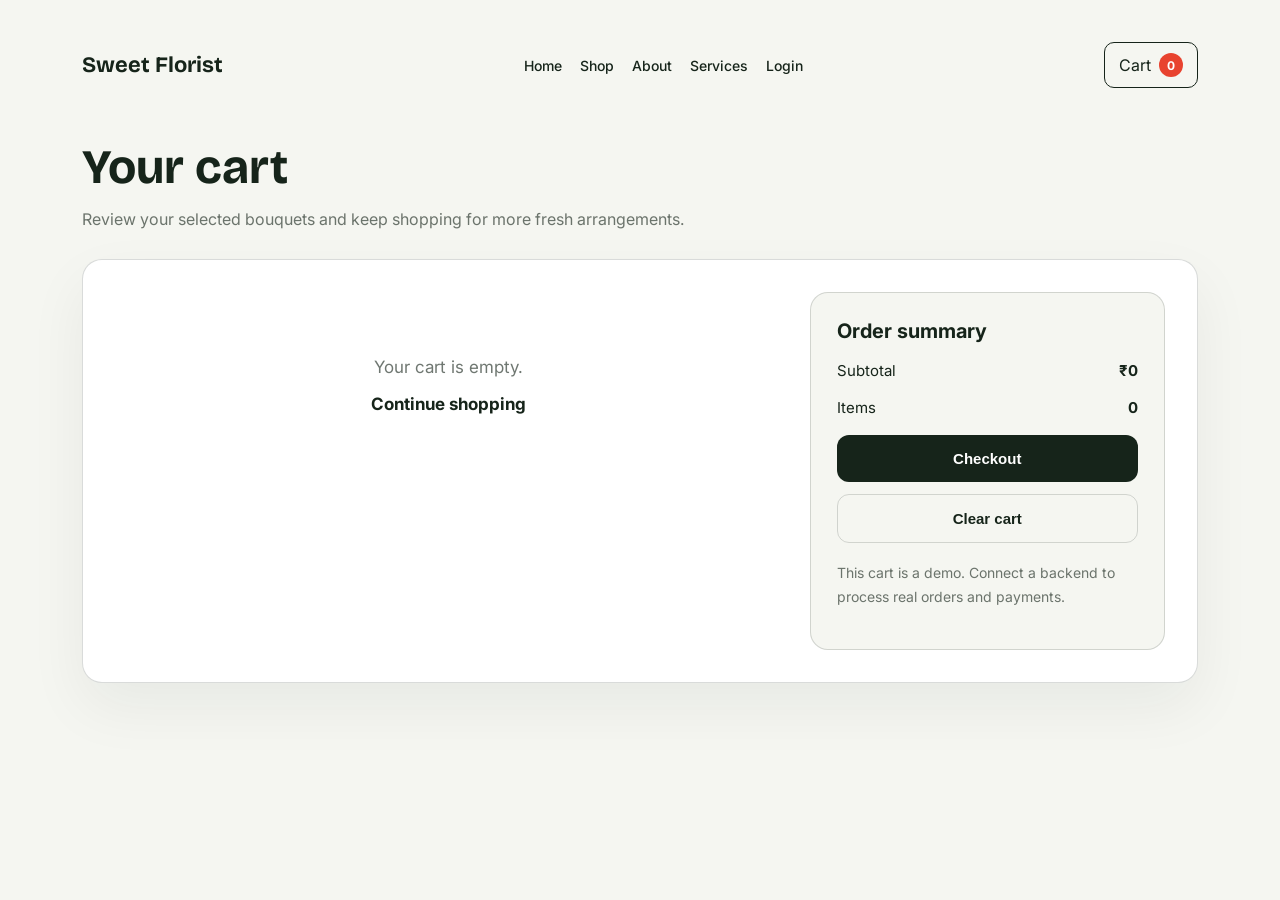
<file: cart.html>
<!DOCTYPE html>
<html lang="en">
<head>
  <meta charset="UTF-8">
  <meta name="viewport" content="width=device-width, initial-scale=1.0">
  <title>Sweet Florist — Cart</title>
  <link rel="preconnect" href="https://fonts.googleapis.com">
  <link rel="preconnect" href="https://fonts.gstatic.com" crossorigin>
  <link href="https://fonts.googleapis.com/css2?family=Bricolage+Grotesque:opsz,wght@12..96,400..800&family=Inter:wght@400;500;600&family=IBM+Plex+Mono:wght@500;600&display=swap" rel="stylesheet">
  <style>
    :root {
      --paper: #F5F6F1;
      --ink: #16241A;
      --ink-soft: rgba(22,36,26,0.62);
      --accent: #E8432F;
      --line: rgba(22,36,26,0.16);
      --white: #FFFFFF;
      --radius: 10px;
    }
    *{box-sizing:border-box;}
    body{
      margin:0;
      min-height:100vh;
      background:var(--paper);
      color:var(--ink);
      font-family:'Inter',sans-serif;
      -webkit-font-smoothing:antialiased;
    }
    a{color:inherit;text-decoration:none;}
    .wrap{max-width:1180px;margin:0 auto;padding:24px 32px 48px;}
    @media(max-width:640px){.wrap{padding:20px 18px 32px;}}
    header{padding:18px 0;}
    .nav{display:flex;align-items:center;justify-content:space-between;gap:16px;flex-wrap:wrap;}
    .logo{font-family:'Bricolage Grotesque',sans-serif;font-weight:700;font-size:22px;display:inline-flex;align-items:center;gap:8px;}
    .nav-links{display:flex;align-items:center;gap:18px;flex-wrap:wrap;}
    .nav-links a{font-size:14px;font-weight:500;color:var(--ink);position:relative;}
    .nav-links a::after{content:'';position:absolute;left:0;bottom:-2px;width:0;height:1.5px;background:var(--accent);transition:width .25s ease;}
    .nav-links a:hover::after{width:100%;}
    .cart-meta{display:inline-flex;align-items:center;gap:8px;padding:10px 14px;border:1px solid var(--ink);border-radius:var(--radius);}
    .cart-meta span{min-width:24px;height:24px;display:inline-flex;align-items:center;justify-content:center;border-radius:999px;background:var(--accent);color:var(--white);font-weight:700;font-size:12px;}
    .hero{padding:32px 0 26px;}
    .hero h1{font-family:'Bricolage Grotesque',sans-serif;font-size:clamp(32px,5vw,48px);margin:0 0 10px;}
    .hero p{margin:0;color:var(--ink-soft);line-height:1.7;max-width:680px;}
    .card{background:var(--white);border:1px solid var(--line);border-radius:20px;padding:32px;box-shadow:0 24px 60px rgba(22,36,26,0.06);}
    .cart-grid{display:grid;grid-template-columns:1.5fr 0.8fr;gap:28px;align-items:start;}
    @media(max-width:900px){.cart-grid{grid-template-columns:1fr;}}
    .cart-table{width:100%;border-collapse:separate;border-spacing:0 18px;}
    .cart-table th, .cart-table td{padding:14px 12px;text-align:left;vertical-align:middle;}
    .cart-table th{font-size:13px;font-weight:600;color:var(--ink-soft);text-transform:uppercase;letter-spacing:.08em;}
    .cart-table td{background:var(--paper);border-radius:16px;}
    .cart-table td:first-child{width:100%;}
    .item-name{font-weight:700;margin-bottom:6px;}
    .item-meta{font-size:14px;color:var(--ink-soft);}
    .item-actions{display:flex;align-items:center;gap:10px;margin-top:8px;}
    .badge{padding:4px 10px;border-radius:999px;background:rgba(232,67,47,0.1);color:var(--accent);font-size:12px;font-weight:700;}
    .qty-control{display:inline-flex;align-items:center;gap:8px;background:rgba(22,36,26,0.04);padding:6px 10px;border-radius:999px;}
    .qty-control button{border:none;background:none;color:var(--ink);font-size:18px;cursor:pointer;width:26px;height:26px;display:flex;align-items:center;justify-content:center;}
    .summary{background:var(--paper);border:1px solid var(--line);border-radius:18px;padding:26px;}
    .summary h2{font-size:20px;margin:0 0 18px;}
    .summary-row{display:flex;justify-content:space-between;align-items:center;margin-bottom:18px;font-size:15px;}
    .summary-row strong{font-weight:700;}
    .summary-note{margin-top:18px;color:var(--ink-soft);font-size:14px;line-height:1.7;}
    .btn{display:inline-flex;align-items:center;justify-content:center;width:100%;padding:15px 20px;border-radius:12px;border:none;font-size:15px;font-weight:600;cursor:pointer;transition:transform .2s ease,background .2s ease;}
    .btn-primary{background:var(--ink);color:var(--white);}
    .btn-primary:hover{background:var(--accent);transform:translateY(-1px);}
    .btn-secondary{background:transparent;color:var(--ink);border:1px solid var(--line);}
    .empty-state{padding:48px 24px;text-align:center;color:var(--ink-soft);font-size:17px;}
    .empty-state a{color:var(--ink);font-weight:700;}
  </style>
</head>
<body>
  <div class="wrap">
    <header>
      <nav class="nav">
        <a class="logo" href="index.html">Sweet Florist</a>
        <div class="nav-links">
          <a href="index.html">Home</a>
          <a href="index.html#shop">Shop</a>
          <a href="index.html#about">About</a>
          <a href="index.html#services">Services</a>
          <a href="login.html">Login</a>
        </div>
        <div class="cart-meta">Cart <span id="cartCount">0</span></div>
      </nav>
    </header>

    <section class="hero">
      <h1>Your cart</h1>
      <p>Review your selected bouquets and keep shopping for more fresh arrangements.</p>
    </section>

    <section class="card">
      <div class="cart-grid">
        <div>
          <table class="cart-table" aria-label="Cart items" id="cartTable">
            <thead>
              <tr>
                <th>Item</th>
                <th>Price</th>
              </tr>
            </thead>
            <tbody id="cartItems"></tbody>
          </table>
          <div class="empty-state" id="emptyState" style="display:none;">
            <p>Your cart is empty.</p>
            <p><a href="index.html">Continue shopping</a></p>
          </div>
        </div>

        <aside class="summary">
          <h2>Order summary</h2>
          <div class="summary-row">
            <span>Subtotal</span>
            <strong id="cartSubtotal">₹0</strong>
          </div>
          <div class="summary-row">
            <span>Items</span>
            <strong id="cartQuantity">0</strong>
          </div>
          <button class="btn btn-primary" id="checkoutBtn">Checkout</button>
          <button class="btn btn-secondary" id="clearCartBtn" style="margin-top:12px;">Clear cart</button>
          <p class="summary-note">This cart is a demo. Connect a backend to process real orders and payments.</p>
        </aside>
      </div>
    </section>
  </div>

  <script>
    const CART_KEY = 'sweetFloristCart';
    const cartCountEl = document.getElementById('cartCount');
    const cartItemsEl = document.getElementById('cartItems');
    const cartSubtotalEl = document.getElementById('cartSubtotal');
    const cartQuantityEl = document.getElementById('cartQuantity');
    const emptyStateEl = document.getElementById('emptyState');
    const checkoutBtn = document.getElementById('checkoutBtn');
    const clearCartBtn = document.getElementById('clearCartBtn');

    const formatPrice = amount => `₹${amount.toLocaleString('en-IN')}`;

    const loadCart = () => {
      try {
        return JSON.parse(localStorage.getItem(CART_KEY)) || [];
      } catch {
        return [];
      }
    };

    const saveCart = cart => {
      localStorage.setItem(CART_KEY, JSON.stringify(cart));
    };

    const updateSummary = cart => {
      const subtotal = cart.reduce((sum, item) => sum + item.price * item.quantity, 0);
      const quantity = cart.reduce((sum, item) => sum + item.quantity, 0);
      cartSubtotalEl.textContent = formatPrice(subtotal);
      cartQuantityEl.textContent = quantity;
      cartCountEl.textContent = quantity;
    };

    const renderCart = () => {
      const cart = loadCart();
      cartItemsEl.innerHTML = '';
      if (!cart.length) {
        emptyStateEl.style.display = 'block';
        document.getElementById('cartTable').style.display = 'none';
        updateSummary(cart);
        checkoutBtn.disabled = true;
        return;
      }

      emptyStateEl.style.display = 'none';
      document.getElementById('cartTable').style.display = 'table';
      checkoutBtn.disabled = false;

      cart.forEach(item => {
        const row = document.createElement('tr');
        row.innerHTML = `
          <td>
            <div class="item-name">${item.name}</div>
            <div class="item-meta">${item.quantity} × ${formatPrice(item.price)}</div>
            <div class="item-actions">
              <div class="qty-control">
                <button type="button" data-action="decrease" data-name="${item.name}">−</button>
                <span>${item.quantity}</span>
                <button type="button" data-action="increase" data-name="${item.name}">+</button>
              </div>
              <span class="badge">Remove</span>
            </div>
          </td>
          <td>${formatPrice(item.price * item.quantity)}</td>
        `;
        cartItemsEl.appendChild(row);
      });

      document.querySelectorAll('.item-actions button').forEach(button => {
        button.addEventListener('click', () => {
          const action = button.dataset.action;
          const name = button.dataset.name;
          const cart = loadCart();
          const item = cart.find(i => i.name === name);
          if (!item) return;
          if (action === 'increase') item.quantity += 1;
          if (action === 'decrease') item.quantity = Math.max(1, item.quantity - 1);
          saveCart(cart.filter(i => i.quantity > 0));
          renderCart();
        });
      });

      document.querySelectorAll('.badge').forEach(removeBtn => {
        removeBtn.addEventListener('click', () => {
          const row = removeBtn.closest('tr');
          const itemName = row.querySelector('.item-name').textContent;
          const cart = loadCart().filter(item => item.name !== itemName);
          saveCart(cart);
          renderCart();
        });
      });

      updateSummary(cart);
    };

    checkoutBtn.addEventListener('click', () => {
      window.location.href = 'checkout.html';
    });

    clearCartBtn.addEventListener('click', () => {
      saveCart([]);
      renderCart();
    });

    renderCart();
  </script>
</body>
</html>
</file>
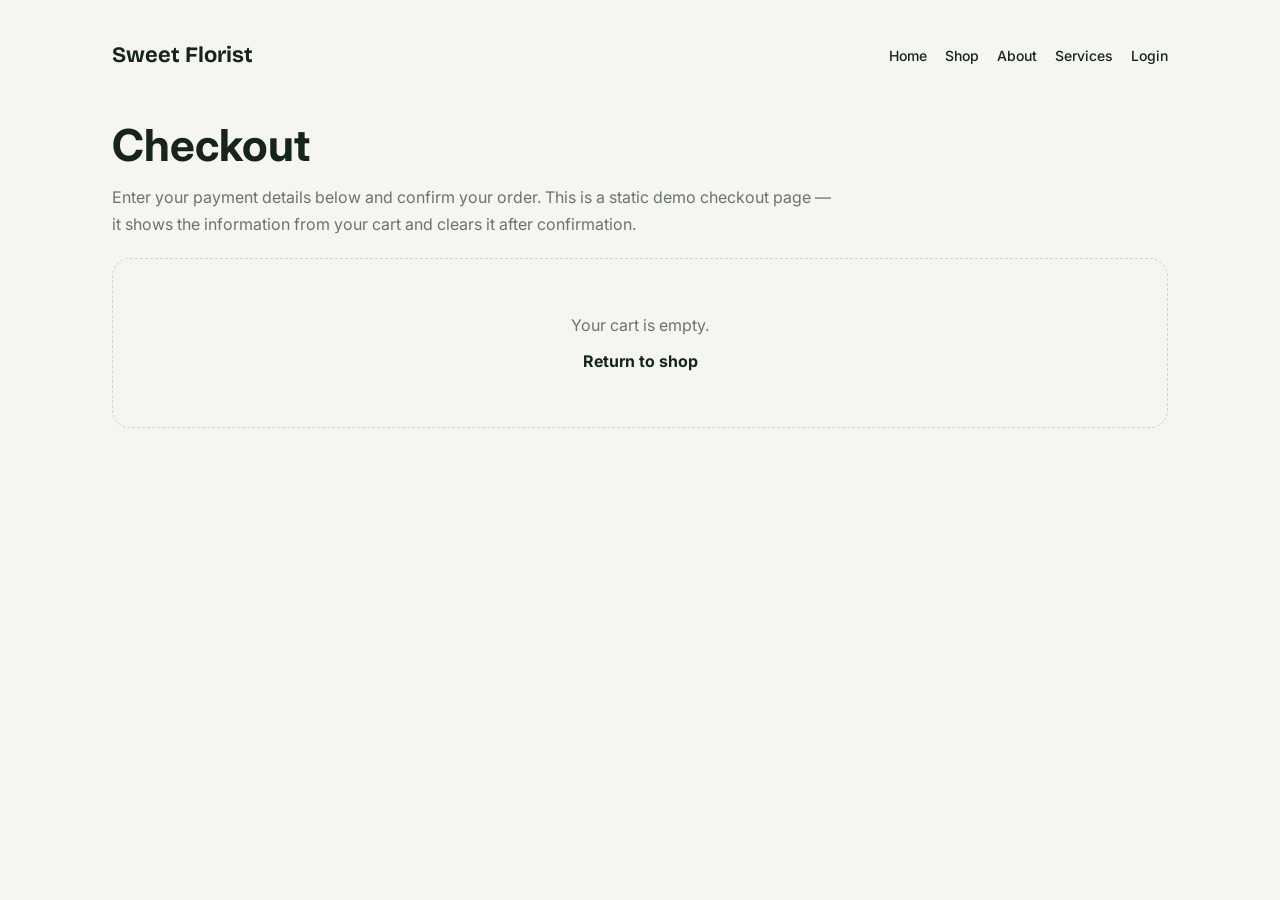
<file: checkout.html>
<!DOCTYPE html>
<html lang="en">
<head>
  <meta charset="UTF-8">
  <meta name="viewport" content="width=device-width, initial-scale=1.0">
  <title>Sweet Florist — Checkout</title>
  <link rel="preconnect" href="https://fonts.googleapis.com">
  <link rel="preconnect" href="https://fonts.gstatic.com" crossorigin>
  <link href="https://fonts.googleapis.com/css2?family=Bricolage+Grotesque:opsz,wght@12..96,400..800&family=Inter:wght@400;500;600&family=IBM+Plex+Mono:wght@500;600&display=swap" rel="stylesheet">
  <style>
    :root {
      --paper: #F5F6F1;
      --ink: #16241A;
      --ink-soft: rgba(22,36,26,0.62);
      --accent: #E8432F;
      --line: rgba(22,36,26,0.16);
      --white: #FFFFFF;
      --radius: 12px;
    }
    *{box-sizing:border-box;}
    html{scroll-behavior:smooth;}
    body{margin:0;min-height:100vh;background:var(--paper);color:var(--ink);font-family:'Inter',sans-serif;-webkit-font-smoothing:antialiased;}
    a{color:inherit;text-decoration:none;}
    .wrap{max-width:1120px;margin:0 auto;padding:24px 32px 40px;}
    @media(max-width:640px){.wrap{padding:20px 18px 32px;}}
    header{padding:18px 0;}
    .nav{display:flex;flex-wrap:wrap;align-items:center;justify-content:space-between;gap:16px;}
    .logo{font-family:'Bricolage Grotesque',sans-serif;font-weight:700;font-size:22px;display:flex;align-items:center;gap:8px;}
    .nav-links{display:flex;gap:18px;flex-wrap:wrap;align-items:center;}
    .nav-links a{font-size:14px;font-weight:500;color:var(--ink);position:relative;}
    .nav-links a::after{content:'';position:absolute;left:0;bottom:-2px;width:0;height:1.5px;background:var(--accent);transition:width .25s ease;}
    .nav-links a:hover::after{width:100%;}
    .page-head{margin:32px 0 20px;}
    .page-head h1{font-size:clamp(32px,5vw,44px);margin:0;}
    .page-head p{margin:12px 0 0;color:var(--ink-soft);line-height:1.7;max-width:720px;}
    .grid{display:grid;grid-template-columns:1.5fr 0.9fr;gap:28px;}
    @media(max-width:900px){.grid{grid-template-columns:1fr;}}
    .card{background:var(--white);border-radius:22px;padding:30px;box-shadow:0 18px 48px rgba(22,36,26,0.08);}
    .summary{background:var(--paper);border-radius:22px;padding:28px;}
    .summary h2{font-size:20px;margin-top:0;margin-bottom:20px;}
    .summary-row{display:flex;justify-content:space-between;align-items:center;margin-bottom:16px;font-size:15px;color:var(--ink-soft);}
    .summary-row strong{color:var(--ink);font-weight:700;}
    .summary-note{margin-top:20px;font-size:14px;line-height:1.7;color:var(--ink-soft);}
    .field{display:flex;flex-direction:column;gap:10px;margin-bottom:18px;}
    label{font-size:13px;font-weight:600;color:var(--ink-soft);text-transform:uppercase;letter-spacing:.06em;}
    input{width:100%;padding:14px 16px;border-radius:14px;border:1px solid var(--line);font-size:15px;background:var(--white);color:var(--ink);}
    input:focus{outline:2px solid rgba(232,67,47,0.25);outline-offset:2px;border-color:var(--accent);}
    .field-row{display:grid;grid-template-columns:1fr 1fr;gap:18px;}
    @media(max-width:640px){.field-row{grid-template-columns:1fr;}}
    .btn{display:inline-flex;align-items:center;justify-content:center;width:100%;padding:16px 20px;border-radius:14px;border:none;font-size:15px;font-weight:700;cursor:pointer;transition:transform .2s ease,background .2s ease;}
    .btn-primary{background:var(--ink);color:var(--white);}
    .btn-primary:hover{background:var(--accent);transform:translateY(-1px);}
    .btn-secondary{background:transparent;color:var(--ink);border:1px solid var(--line);}
    .empty-state{padding:40px 24px;text-align:center;color:var(--ink-soft);border:1px dashed var(--line);border-radius:18px;}
    .empty-state a{color:var(--ink);font-weight:700;}
    .order-list{display:flex;flex-direction:column;gap:16px;}
    .order-item{display:flex;justify-content:space-between;gap:12px;padding:16px 18px;border-radius:16px;background:var(--white);border:1px solid var(--line);}
    .order-item-details{display:flex;flex-direction:column;gap:6px;}
    .order-item-name{font-weight:700;}
    .order-item-meta{font-size:14px;color:var(--ink-soft);}
    .badge{background:rgba(232,67,47,0.1);color:var(--accent);padding:6px 12px;border-radius:999px;font-size:12px;font-weight:700;width:max-content;}
  </style>
</head>
<body>
  <div class="wrap">
    <header>
      <nav class="nav">
        <a class="logo" href="index.html">Sweet Florist</a>
        <div class="nav-links">
          <a href="index.html">Home</a>
          <a href="index.html#shop">Shop</a>
          <a href="index.html#about">About</a>
          <a href="index.html#services">Services</a>
          <a href="login.html">Login</a>
        </div>
      </nav>
    </header>

    <section class="page-head">
      <h1>Checkout</h1>
      <p>Enter your payment details below and confirm your order. This is a static demo checkout page — it shows the information from your cart and clears it after confirmation.</p>
    </section>

    <div class="grid">
      <div class="card">
        <h2>Payment details</h2>
        <form id="paymentForm">
          <div class="field">
            <label for="fullName">Full name</label>
            <input id="fullName" name="fullName" type="text" placeholder="Name on card" required>
          </div>
          <div class="field">
            <label for="email">Email</label>
            <input id="email" name="email" type="email" placeholder="you@example.com" required>
          </div>
          <div class="field">
            <label for="cardNumber">Card number</label>
            <input id="cardNumber" name="cardNumber" type="text" inputmode="numeric" placeholder="1234 5678 9012 3456" required>
          </div>
          <div class="field-row">
            <div class="field">
              <label for="expiry">Expiry date</label>
              <input id="expiry" name="expiry" type="text" placeholder="MM / YY" required>
            </div>
            <div class="field">
              <label for="cvc">CVC</label>
              <input id="cvc" name="cvc" type="text" inputmode="numeric" placeholder="123" required>
            </div>
          </div>
          <button type="submit" class="btn btn-primary">Pay now</button>
        </form>
      </div>

      <aside class="summary">
        <h2>Order summary</h2>
        <div id="orderContainer" class="order-list"></div>
        <div class="summary-row">
          <span>Total</span>
          <strong id="orderTotal">₹0</strong>
        </div>
        <p class="summary-note">Review your items, then complete the details above. Your cart will be cleared after confirmation.</p>
      </aside>
    </div>

    <div id="emptyState" class="empty-state" style="display:none;">
      <p>Your cart is empty.</p>
      <p><a href="index.html">Return to shop</a></p>
    </div>
  </div>

  <script>
    const CART_KEY = 'sweetFloristCart';
    const orderContainer = document.getElementById('orderContainer');
    const orderTotal = document.getElementById('orderTotal');
    const emptyState = document.getElementById('emptyState');
    const paymentForm = document.getElementById('paymentForm');

    const formatPrice = amount => `₹${amount.toLocaleString('en-IN')}`;

    const loadCart = () => {
      try {
        return JSON.parse(localStorage.getItem(CART_KEY)) || [];
      } catch {
        return [];
      }
    };

    const saveCart = cart => {
      localStorage.setItem(CART_KEY, JSON.stringify(cart));
    };

    const renderOrder = () => {
      const cart = loadCart();
      orderContainer.innerHTML = '';
      if (!cart.length) {
        document.querySelector('.grid').style.display = 'none';
        emptyState.style.display = 'block';
        return;
      }

      document.querySelector('.grid').style.display = 'grid';
      emptyState.style.display = 'none';

      const total = cart.reduce((sum, item) => sum + item.price * item.quantity, 0);
      orderTotal.textContent = formatPrice(total);

      cart.forEach(item => {
        const card = document.createElement('div');
        card.className = 'order-item';
        card.innerHTML = `
          <div class="order-item-details">
            <div class="order-item-name">${item.name}</div>
            <div class="order-item-meta">${item.quantity} × ${formatPrice(item.price)}</div>
          </div>
          <div>${formatPrice(item.price * item.quantity)}</div>
        `;
        orderContainer.appendChild(card);
      });
    };

    paymentForm.addEventListener('submit', (event) => {
      event.preventDefault();
      const cart = loadCart();
      if (!cart.length) {
        return;
      }
      saveCart([]);
      renderOrder();
      document.body.insertAdjacentHTML('beforeend', '<div style="position:fixed;inset:0;background:rgba(22,36,26,0.72);display:flex;align-items:center;justify-content:center;padding:24px;z-index:1000;"><div style="max-width:520px;width:100%;background:#fff;border-radius:24px;padding:32px;text-align:center;"><h2 style="margin:0 0 18px;font-size:26px;color:#16241A;">Payment completed</h2><p style="margin:0 0 24px;color:#4a4a4a;line-height:1.7;">Thank you! Your order is confirmed. This is a demo checkout page and does not process real payments.</p><a href="index.html" style="display:inline-flex;padding:14px 22px;border-radius:12px;background:#E8432F;color:#fff;font-weight:700;">Back to shop</a></div></div>');
      paymentForm.reset();
    });

    renderOrder();
  </script>
</body>
</html>
</file>
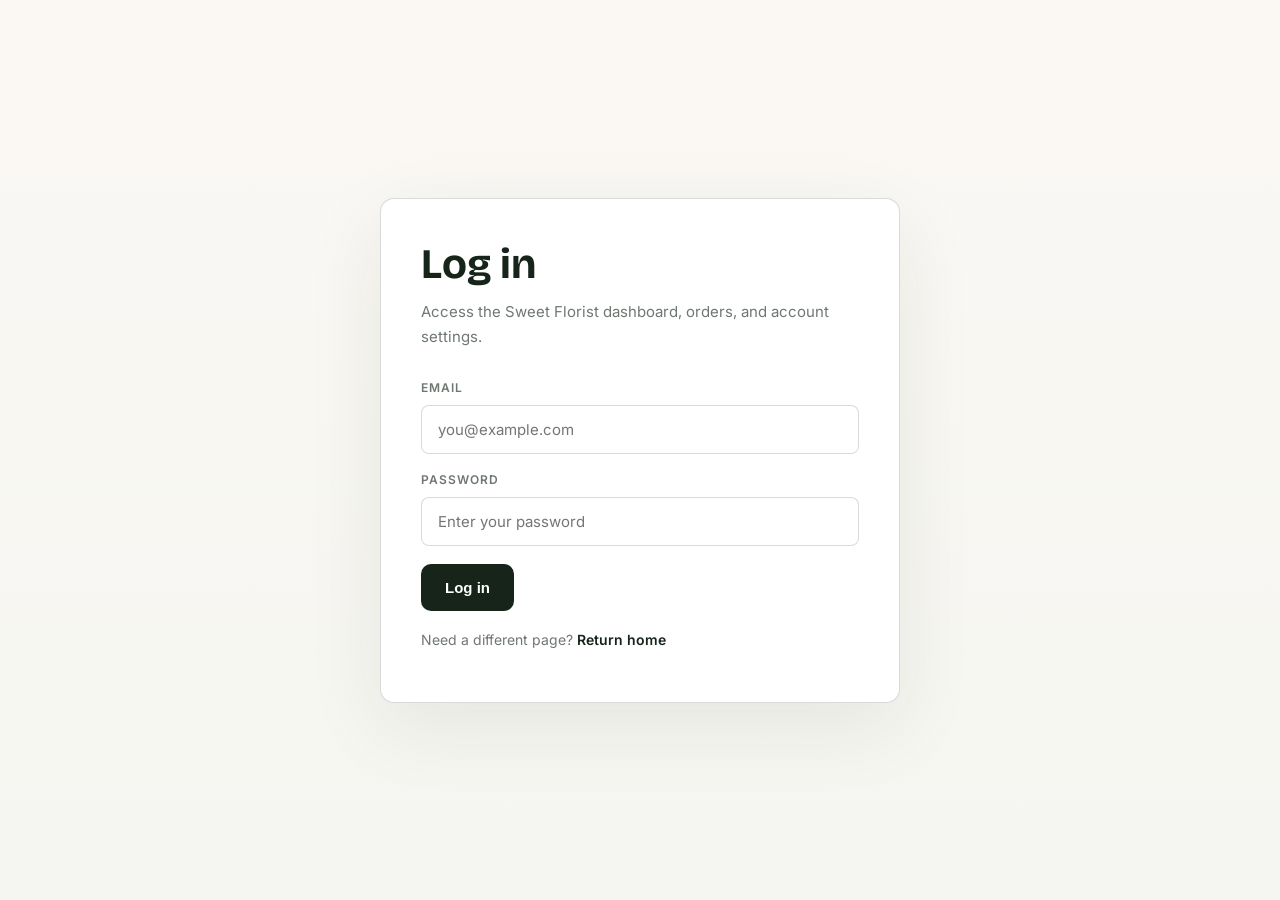
<file: login.html>
<!DOCTYPE html>
<html lang="en">
<head>
  <meta charset="UTF-8">
  <meta name="viewport" content="width=device-width, initial-scale=1.0">
  <title>Sweet Florist — Login</title>
  <link rel="preconnect" href="https://fonts.googleapis.com">
  <link rel="preconnect" href="https://fonts.gstatic.com" crossorigin>
  <link href="https://fonts.googleapis.com/css2?family=Bricolage+Grotesque:opsz,wght@12..96,400..800&family=Inter:wght@400;500;600&family=IBM+Plex+Mono:wght@500;600&display=swap" rel="stylesheet">
  <style>
    :root{
      --paper:#F5F6F1;
      --ink:#16241A;
      --ink-soft:rgba(22,36,26,0.62);
      --accent:#E8432F;
      --line:rgba(22,36,26,0.16);
      --radius:2px;
    }
    *{box-sizing:border-box;}
    html{scroll-behavior:smooth;}
    body{
      margin:0;
      min-height:100vh;
      display:flex;
      align-items:center;
      justify-content:center;
      font-family:'Inter',sans-serif;
      color:var(--ink);
      background:linear-gradient(180deg, #FBF8F4 0%, #F5F6F1 100%);
    }
    a{color:inherit;text-decoration:none;}
    .page-wrap{width:min(520px,calc(100% - 40px));padding:40px;background:#fff;border:1px solid var(--line);border-radius:14px;box-shadow:0 24px 80px rgba(22,36,26,0.08);}
    .page-header{margin-bottom:30px;}
    .page-header h1{font-family:'Bricolage Grotesque',sans-serif;font-size:clamp(32px,4vw,42px);margin:0 0 10px;}
    .page-header p{margin:0;color:var(--ink-soft);line-height:1.7;font-size:15px;}
    .form-group{display:flex;flex-direction:column;gap:10px;margin-bottom:18px;}
    label{font-size:12px;font-weight:600;text-transform:uppercase;letter-spacing:.08em;color:var(--ink-soft);}
    input{border:1px solid var(--line);border-radius:8px;padding:14px 16px;font-size:15px;font-family:'Inter',sans-serif;color:var(--ink);background:#fff;}
    input:focus{outline:2px solid var(--accent);outline-offset:2px;border-color:var(--accent);}
    .btn{display:inline-flex;align-items:center;justify-content:center;padding:15px 24px;border-radius:10px;border:none;background:var(--ink);color:#fff;font-size:15px;font-weight:600;cursor:pointer;transition:transform .2s ease, background .2s ease;}
    .btn:hover{background:var(--accent);transform:translateY(-1px);}
    .footer-link{margin-top:20px;font-size:14px;color:var(--ink-soft);}
    .footer-link a{color:var(--ink);font-weight:600;}
    .footer-link a:hover{color:var(--accent);}
  </style>
</head>
<body>
  <main class="page-wrap">
    <div class="page-header">
      <h1>Log in</h1>
      <p>Access the Sweet Florist dashboard, orders, and account settings.</p>
    </div>
    <form>
      <div class="form-group">
        <label for="email">Email</label>
        <input type="email" id="email" name="email" placeholder="you@example.com" required>
      </div>
      <div class="form-group">
        <label for="password">Password</label>
        <input type="password" id="password" name="password" placeholder="Enter your password" required>
      </div>
      <button type="submit" class="btn">Log in</button>
    </form>
    <p class="footer-link">Need a different page? <a href="index.html">Return home</a></p>
  </main>
</body>
</html>
</file>
